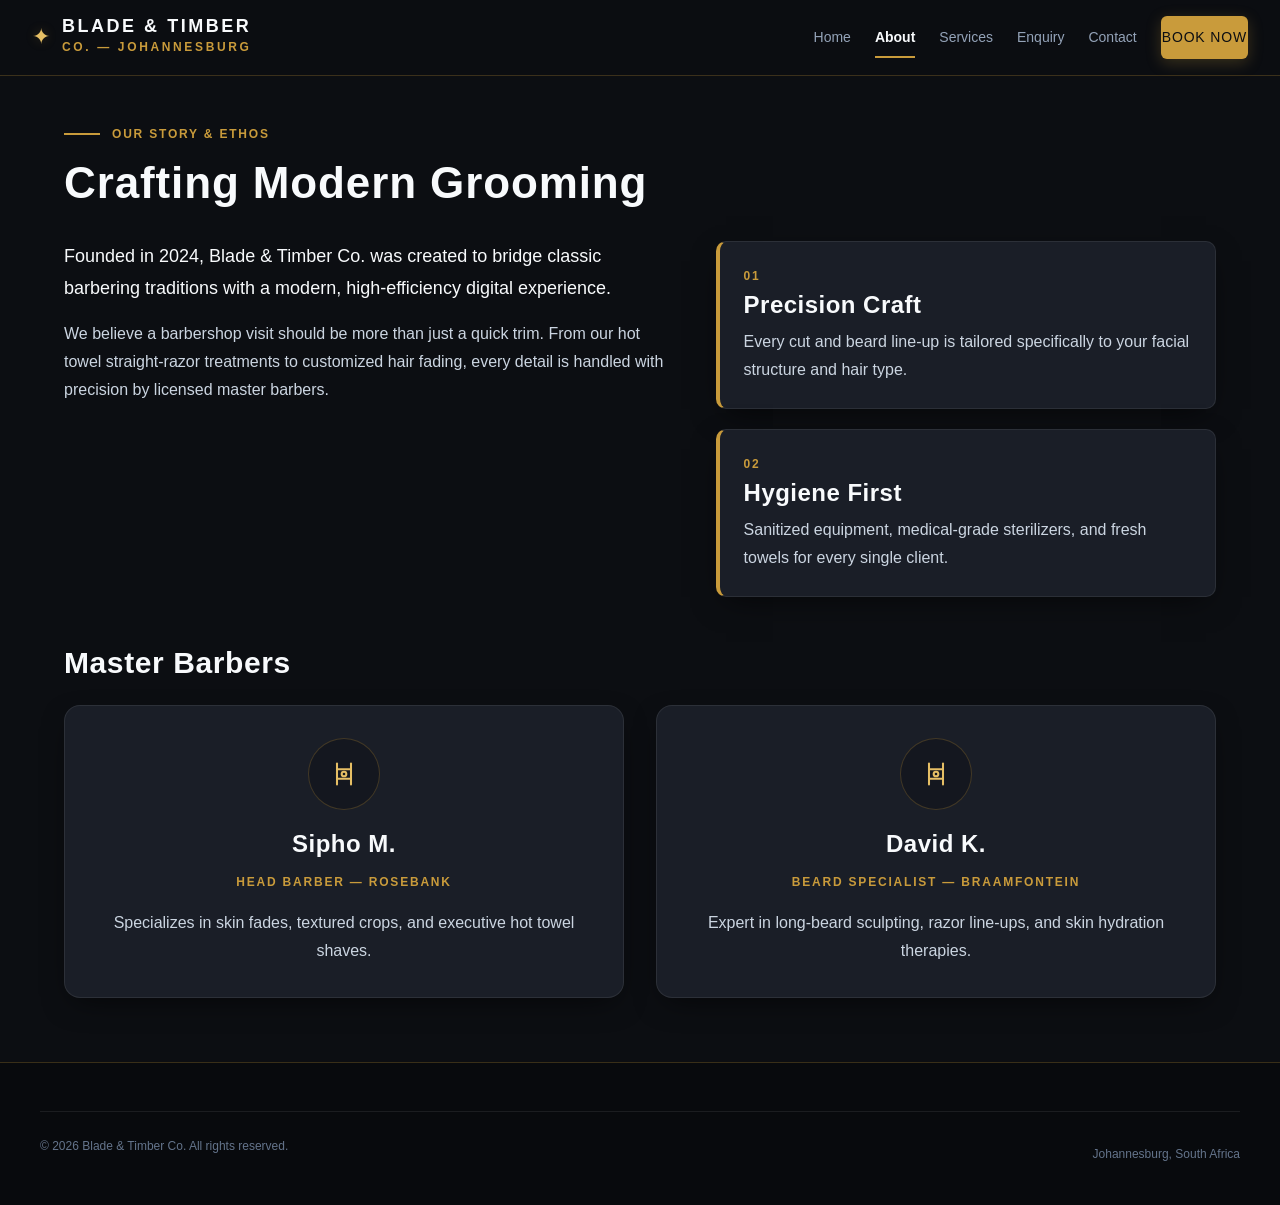
<file: about.html>
<!DOCTYPE html>
<html lang="en">
<head>
  <meta charset="UTF-8">
  <meta name="viewport" content="width=device-width, initial-scale=1.0">
  <title>About Us | Artisan Barbershop Heritage | Blade & Timber Co.</title>
  <meta name="description" content="Discover the story and ethos of Blade & Timber Co. Founded to blend time-honored traditional barbering with modern digital convenience across Johannesburg.">
  <meta name="robots" content="index, follow">
  <link rel="stylesheet" href="css/styles.css">
</head>
<body>

  <!-- Header / Navbar -->
  <header class="site-header">
    <div class="brand-container">
      <div class="logo-icon">✦</div>
      <div class="brand-text">
        <span class="brand-title">BLADE & TIMBER</span>
        <span>CO. — JOHANNESBURG</span>
      </div>
    </div>

    <!-- Mobile Nav Toggle Hamburger Button -->
    <button id="nav-toggle" class="nav-toggle" aria-label="Toggle navigation" aria-expanded="false">
      <span class="hamburger-bar"></span>
      <span class="hamburger-bar"></span>
      <span class="hamburger-bar"></span>
    </button>

    <nav>
      <ul class="nav-links">
        <li><a href="index.html">Home</a></li>
        <li><a href="about.html" class="active">About</a></li>
        <li><a href="services.html">Services</a></li>
        <li><a href="enquiry.html">Enquiry</a></li>
        <li><a href="contact.html">Contact</a></li>
        <li><a href="enquiry.html" class="btn-book">Book Now</a></li>
      </ul>
    </nav>
  </header>

  <!-- Main Content -->
  <main>
    <section class="about-section">
      <div class="subtitle-container">
        <div class="subtitle-line"></div>
        <span class="subtitle-text">Our Story & Ethos</span>
      </div>

      <h1 class="section-title">Crafting Modern Grooming</h1>

      <div class="about-hero-grid">
        <div class="about-text-block">
          <p class="lead-text">
            Founded in 2024, Blade & Timber Co. was created to bridge classic barbering traditions with a modern, high-efficiency digital experience.
          </p>
          <p>
            We believe a barbershop visit should be more than just a quick trim. From our hot towel straight-razor treatments to customized hair fading, every detail is handled with precision by licensed master barbers.
          </p>
        </div>

        <div class="values-card-grid">
          <div class="value-card">
            <div class="value-number">01</div>
            <h3>Precision Craft</h3>
            <p>Every cut and beard line-up is tailored specifically to your facial structure and hair type.</p>
          </div>
          <div class="value-card">
            <div class="value-number">02</div>
            <h3>Hygiene First</h3>
            <p>Sanitized equipment, medical-grade sterilizers, and fresh towels for every single client.</p>
          </div>
        </div>
      </div>

      <!-- Barber Team Section -->
      <div class="team-section">
        <h2 class="sub-heading">Master Barbers</h2>
        <div class="team-grid">
          
          <div class="team-card">
            <div class="team-avatar">
              <svg width="28" height="28" viewBox="0 0 24 24" fill="none" stroke="currentColor" stroke-width="1.75" stroke-linecap="round" stroke-linejoin="round">
                <path d="M6 3v18"></path>
                <path d="M18 3v18"></path>
                <path d="M6 8h12"></path>
                <path d="M6 16h12"></path>
                <circle cx="12" cy="12" r="2"></circle>
              </svg>
            </div>
            <h3>Sipho M.</h3>
            <span class="team-role">Head Barber — Rosebank</span>
            <p>Specializes in skin fades, textured crops, and executive hot towel shaves.</p>
          </div>

          <div class="team-card">
            <div class="team-avatar">
              <svg width="28" height="28" viewBox="0 0 24 24" fill="none" stroke="currentColor" stroke-width="1.75" stroke-linecap="round" stroke-linejoin="round">
                <path d="M6 3v18"></path>
                <path d="M18 3v18"></path>
                <path d="M6 8h12"></path>
                <path d="M6 16h12"></path>
                <circle cx="12" cy="12" r="2"></circle>
              </svg>
            </div>
            <h3>David K.</h3>
            <span class="team-role">Beard Specialist — Braamfontein</span>
            <p>Expert in long-beard sculpting, razor line-ups, and skin hydration therapies.</p>
          </div>

        </div>
      </div>
    </section>
  </main>

  <!-- Footer -->
  <footer class="site-footer">
    <div class="footer-container">
      <p>&copy; 2026 Blade & Timber Co. All rights reserved.</p>
      <p>Johannesburg, South Africa</p>
    </div>
  </footer>

  <script src="js/main.js"></script>
</body>
</html>

<!-- made by Yamkelo -->
</file>
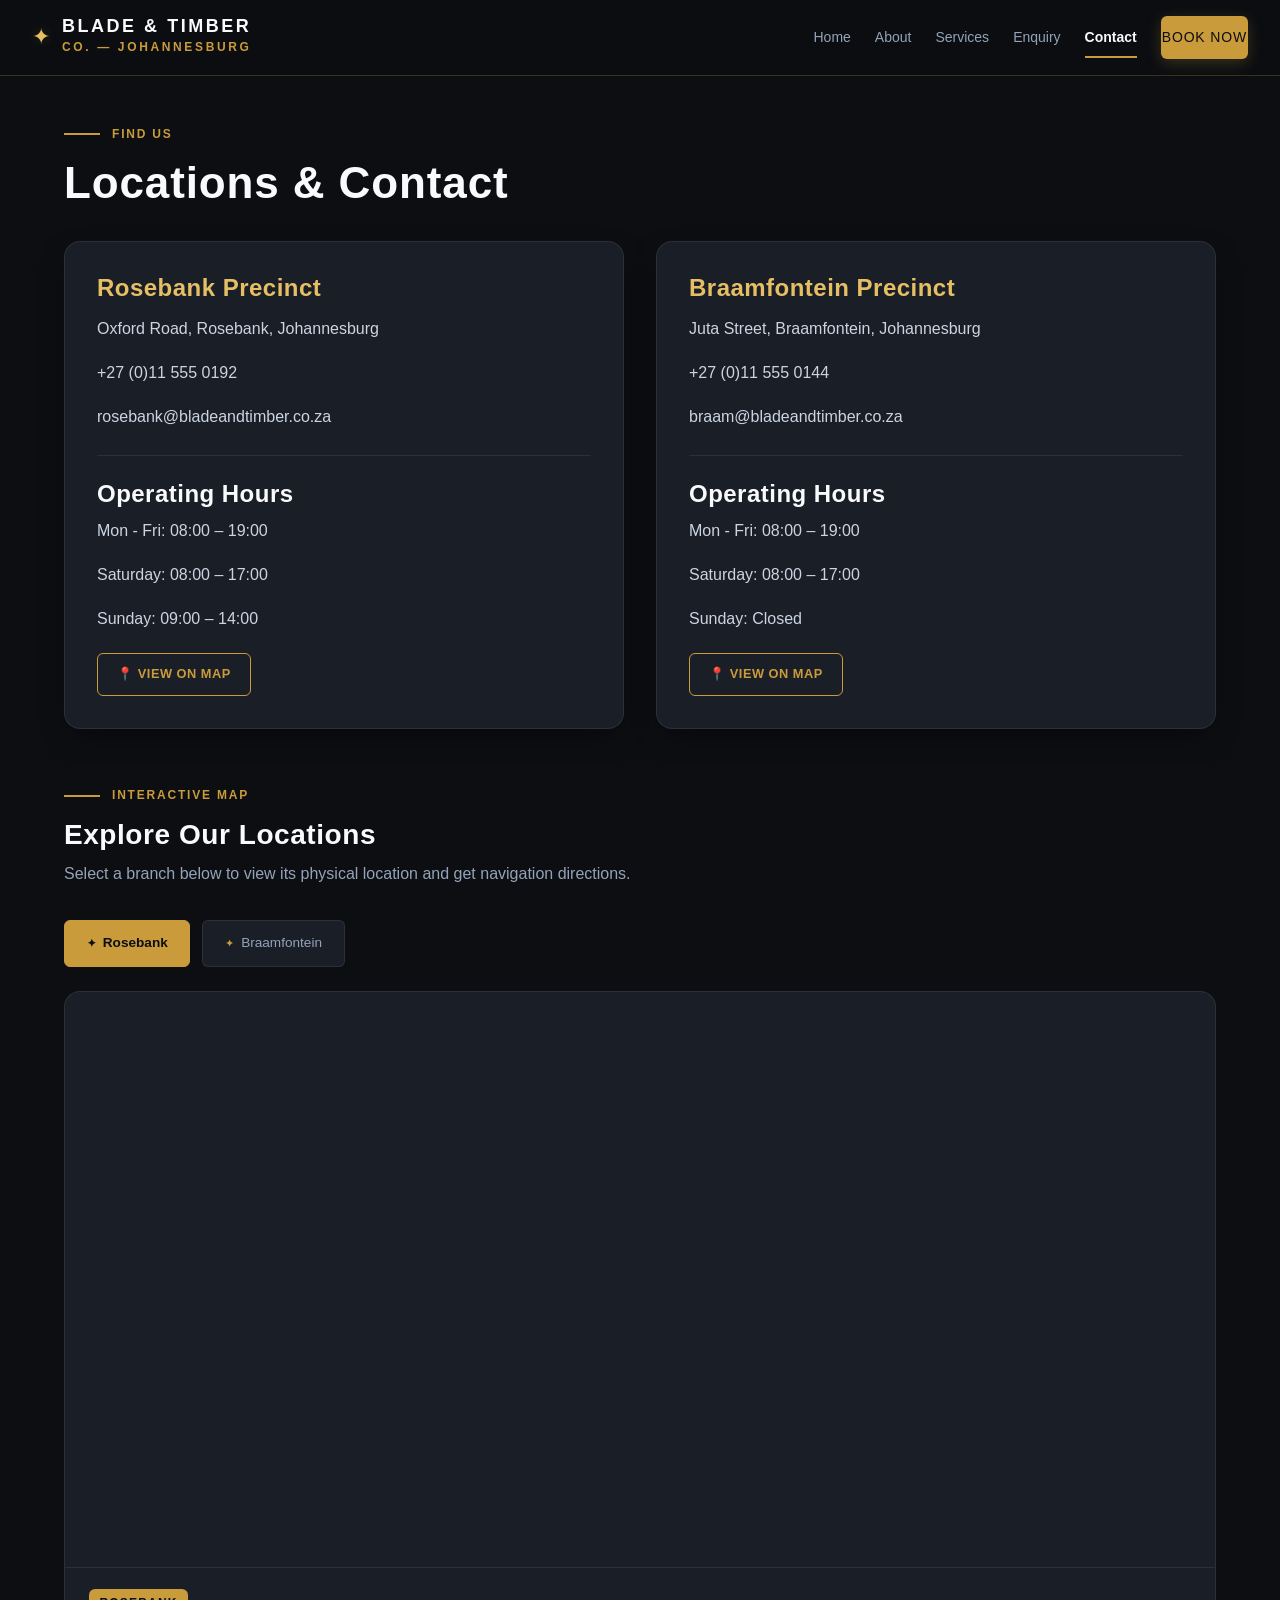
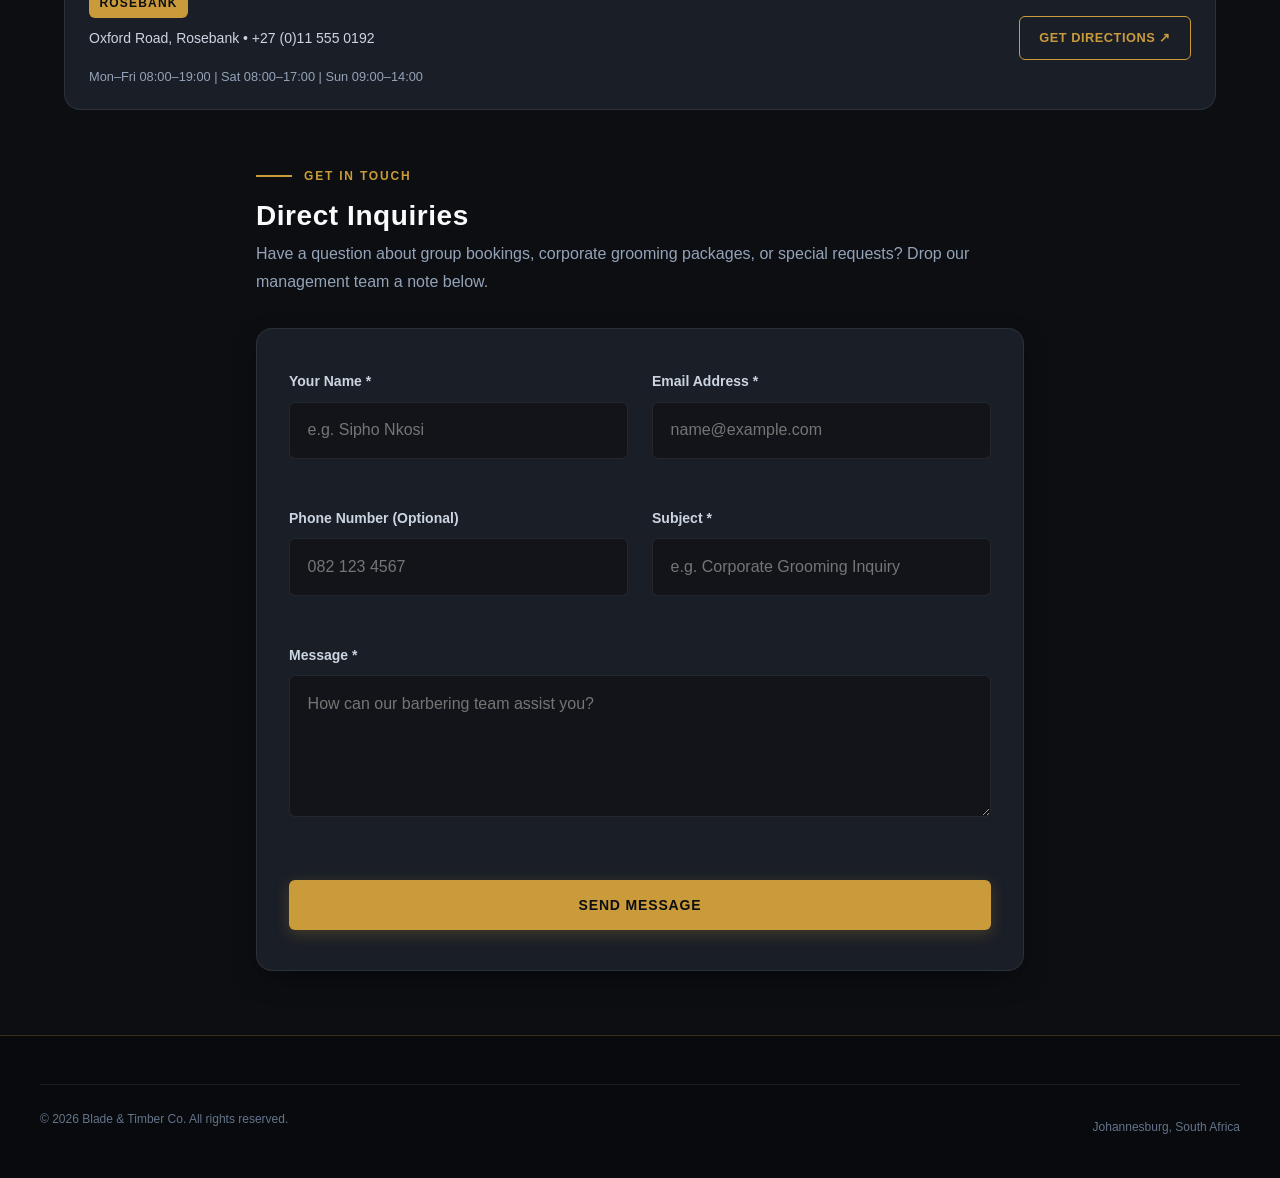
<file: contact.html>
<!DOCTYPE html>
<html lang="en">
<head>
  <meta charset="UTF-8">
  <meta name="viewport" content="width=device-width, initial-scale=1.0">
  <title>Contact & Locations | Rosebank & Braamfontein Branches | Blade & Timber Co.</title>
  <meta name="description" content="Find Blade & Timber Co. barbershop branches on Oxford Road, Rosebank and Juta Street, Braamfontein. View operating hours, phone numbers, and send inquiries.">
  <meta name="robots" content="index, follow">
  <link rel="stylesheet" href="css/styles.css">
</head>
<body>

  <!-- Header / Navbar -->
  <header class="site-header">
    <div class="brand-container">
      <div class="logo-icon">✦</div>
      <div class="brand-text">
        <span class="brand-title">BLADE & TIMBER</span>
        <span>CO. — JOHANNESBURG</span>
      </div>
    </div>

    <!-- Mobile Nav Toggle Hamburger Button -->
    <button id="nav-toggle" class="nav-toggle" aria-label="Toggle navigation" aria-expanded="false">
      <span class="hamburger-bar"></span>
      <span class="hamburger-bar"></span>
      <span class="hamburger-bar"></span>
    </button>

    <nav>
      <ul class="nav-links">
        <li><a href="index.html">Home</a></li>
        <li><a href="about.html">About</a></li>
        <li><a href="services.html">Services</a></li>
        <li><a href="enquiry.html">Enquiry</a></li>
        <li><a href="contact.html" class="active">Contact</a></li>
        <li><a href="enquiry.html" class="btn-book">Book Now</a></li>
      </ul>
    </nav>
  </header>

  <!-- Main Content -->
  <main>
    <section class="contact-section">
      <div class="subtitle-container">
        <div class="subtitle-line"></div>
        <span class="subtitle-text">Find Us</span>
      </div>

      <h1 class="section-title">Locations & Contact</h1>

      <!-- Dual Branch Grid -->
      <div class="branches-grid">
        
        <!-- Branch 1: Rosebank -->
        <article class="branch-card">
          <div class="branch-info">
            <h2 class="branch-title">Rosebank Precinct</h2>
            <p class="branch-address">Oxford Road, Rosebank, Johannesburg</p>
            <p class="branch-detail">+27 (0)11 555 0192</p>
            <p class="branch-detail">rosebank@bladeandtimber.co.za</p>
            
            <div class="hours-box">
              <h3>Operating Hours</h3>
              <p><span>Mon - Fri:</span> 08:00 – 19:00</p>
              <p><span>Saturday:</span> 08:00 – 17:00</p>
              <p><span>Sunday:</span> 09:00 – 14:00</p>
            </div>

            <button type="button" class="btn-locate-branch" data-branch-target="rosebank" aria-controls="branch-map-section">
              📍 View on Map
            </button>
          </div>
        </article>

        <!-- Branch 2: Braamfontein -->
        <article class="branch-card">
          <div class="branch-info">
            <h2 class="branch-title">Braamfontein Precinct</h2>
            <p class="branch-address">Juta Street, Braamfontein, Johannesburg</p>
            <p class="branch-detail">+27 (0)11 555 0144</p>
            <p class="branch-detail">braam@bladeandtimber.co.za</p>
            
            <div class="hours-box">
              <h3>Operating Hours</h3>
              <p><span>Mon - Fri:</span> 08:00 – 19:00</p>
              <p><span>Saturday:</span> 08:00 – 17:00</p>
              <p><span>Sunday:</span> Closed</p>
            </div>

            <button type="button" class="btn-locate-branch" data-branch-target="braamfontein" aria-controls="branch-map-section">
              📍 View on Map
            </button>
          </div>
        </article>

      </div>

      <!-- Interactive Branch Map Section -->
      <section class="map-section" id="branch-map-section" aria-labelledby="map-heading">
        <div class="subtitle-container">
          <div class="subtitle-line"></div>
          <span class="subtitle-text">Interactive Map</span>
        </div>

        <h2 id="map-heading" class="map-section-title">Explore Our Locations</h2>
        <p class="map-intro">Select a branch below to view its physical location and get navigation directions.</p>

        <!-- Branch Selector Tabs -->
        <div class="map-tab-container" role="tablist" aria-label="Branch map selector">
          <button type="button" class="map-tab-btn active" role="tab" id="tab-rosebank" aria-selected="true" aria-controls="map-panel-rosebank" data-branch="rosebank">
            <span class="tab-marker">✦</span> Rosebank
          </button>
          <button type="button" class="map-tab-btn" role="tab" id="tab-braamfontein" aria-selected="false" aria-controls="map-panel-braamfontein" data-branch="braamfontein">
            <span class="tab-marker">✦</span> Braamfontein
          </button>
        </div>

        <!-- Map Container Card -->
        <div class="map-wrapper-card">
          <!-- Rosebank Map Panel -->
          <div class="map-panel active" id="map-panel-rosebank" role="tabpanel" aria-labelledby="tab-rosebank">
            <div class="map-iframe-container">
              <iframe
                title="Google Maps — Blade &amp; Timber Co. Rosebank on Oxford Road"
                src="https://maps.google.com/maps?q=Oxford+Road,+Rosebank,+Johannesburg&t=&z=15&ie=UTF8&iwloc=&output=embed"
                loading="lazy"
                allowfullscreen
                referrerpolicy="no-referrer-when-downgrade">
              </iframe>
            </div>
            <div class="map-card-footer">
              <div class="map-footer-details">
                <span class="map-footer-badge">Rosebank</span>
                <p class="map-footer-address">Oxford Road, Rosebank &bull; +27 (0)11 555 0192</p>
                <p class="map-footer-hours">Mon–Fri 08:00–19:00 | Sat 08:00–17:00 | Sun 09:00–14:00</p>
              </div>
              <a href="https://maps.google.com/?q=Oxford+Road,+Rosebank,+Johannesburg" target="_blank" rel="noopener noreferrer" class="btn-directions">
                Get Directions &#8599;
              </a>
            </div>
          </div>

          <!-- Braamfontein Map Panel -->
          <div class="map-panel" id="map-panel-braamfontein" role="tabpanel" aria-labelledby="tab-braamfontein" hidden>
            <div class="map-iframe-container">
              <iframe
                title="Google Maps — Blade &amp; Timber Co. Braamfontein on Juta Street"
                src="https://maps.google.com/maps?q=Juta+Street,+Braamfontein,+Johannesburg&t=&z=15&ie=UTF8&iwloc=&output=embed"
                loading="lazy"
                allowfullscreen
                referrerpolicy="no-referrer-when-downgrade">
              </iframe>
            </div>
            <div class="map-card-footer">
              <div class="map-footer-details">
                <span class="map-footer-badge">Braamfontein</span>
                <p class="map-footer-address">Juta Street, Braamfontein &bull; +27 (0)11 555 0144</p>
                <p class="map-footer-hours">Mon–Fri 08:00–19:00 | Sat 08:00–17:00 | Sun Closed</p>
              </div>
              <a href="https://maps.google.com/?q=Juta+Street,+Braamfontein,+Johannesburg" target="_blank" rel="noopener noreferrer" class="btn-directions">
                Get Directions &#8599;
              </a>
            </div>
          </div>
        </div>
      </section>

      <!-- Contact Message Form Section -->
      <section class="form-section" style="margin-top: 3.5rem;">
        <div class="subtitle-container">
          <div class="subtitle-line"></div>
          <span class="subtitle-text">Get In Touch</span>
        </div>

        <h2 style="font-size: 1.75rem; color: var(--text); margin-bottom: 0.5rem; font-family: var(--font-head);">Direct Inquiries</h2>
        <p style="color: var(--text-muted); margin-bottom: 2rem;">Have a question about group bookings, corporate grooming packages, or special requests? Drop our management team a note below.</p>

        <form action="#" method="post" class="enquiry-form" novalidate>
          <div class="form-row">
            <div class="form-group">
              <label for="contactName">Your Name *</label>
              <input type="text" id="contactName" name="contactName" placeholder="e.g. Sipho Nkosi" required>
              <span class="error-msg" id="contactName-error"></span>
            </div>
            <div class="form-group">
              <label for="contactEmail">Email Address *</label>
              <input type="email" id="contactEmail" name="contactEmail" placeholder="name@example.com" required>
              <span class="error-msg" id="contactEmail-error"></span>
            </div>
          </div>

          <div class="form-row">
            <div class="form-group">
              <label for="contactPhone">Phone Number (Optional)</label>
              <input type="tel" id="contactPhone" name="contactPhone" placeholder="082 123 4567">
              <span class="error-msg" id="contactPhone-error"></span>
            </div>
            <div class="form-group">
              <label for="contactSubject">Subject *</label>
              <input type="text" id="contactSubject" name="contactSubject" placeholder="e.g. Corporate Grooming Inquiry" required>
              <span class="error-msg" id="contactSubject-error"></span>
            </div>
          </div>

          <div class="form-group">
            <label for="contactMessage">Message *</label>
            <textarea id="contactMessage" name="contactMessage" rows="4" placeholder="How can our barbering team assist you?" required></textarea>
            <span class="error-msg" id="contactMessage-error"></span>
          </div>

          <button type="submit" class="btn-book" style="width: 100%; text-align: center; margin-top: 1rem;">Send Message</button>
        </form>
      </section>

    </section>
  </main>

  <!-- Footer -->
  <footer class="site-footer">
    <div class="footer-container">
      <p>&copy; 2026 Blade & Timber Co. All rights reserved.</p>
      <p>Johannesburg, South Africa</p>
    </div>
  </footer>

  <script src="js/main.js"></script>
</body>
</html>

<!-- made by Yamkelo -->
</file>
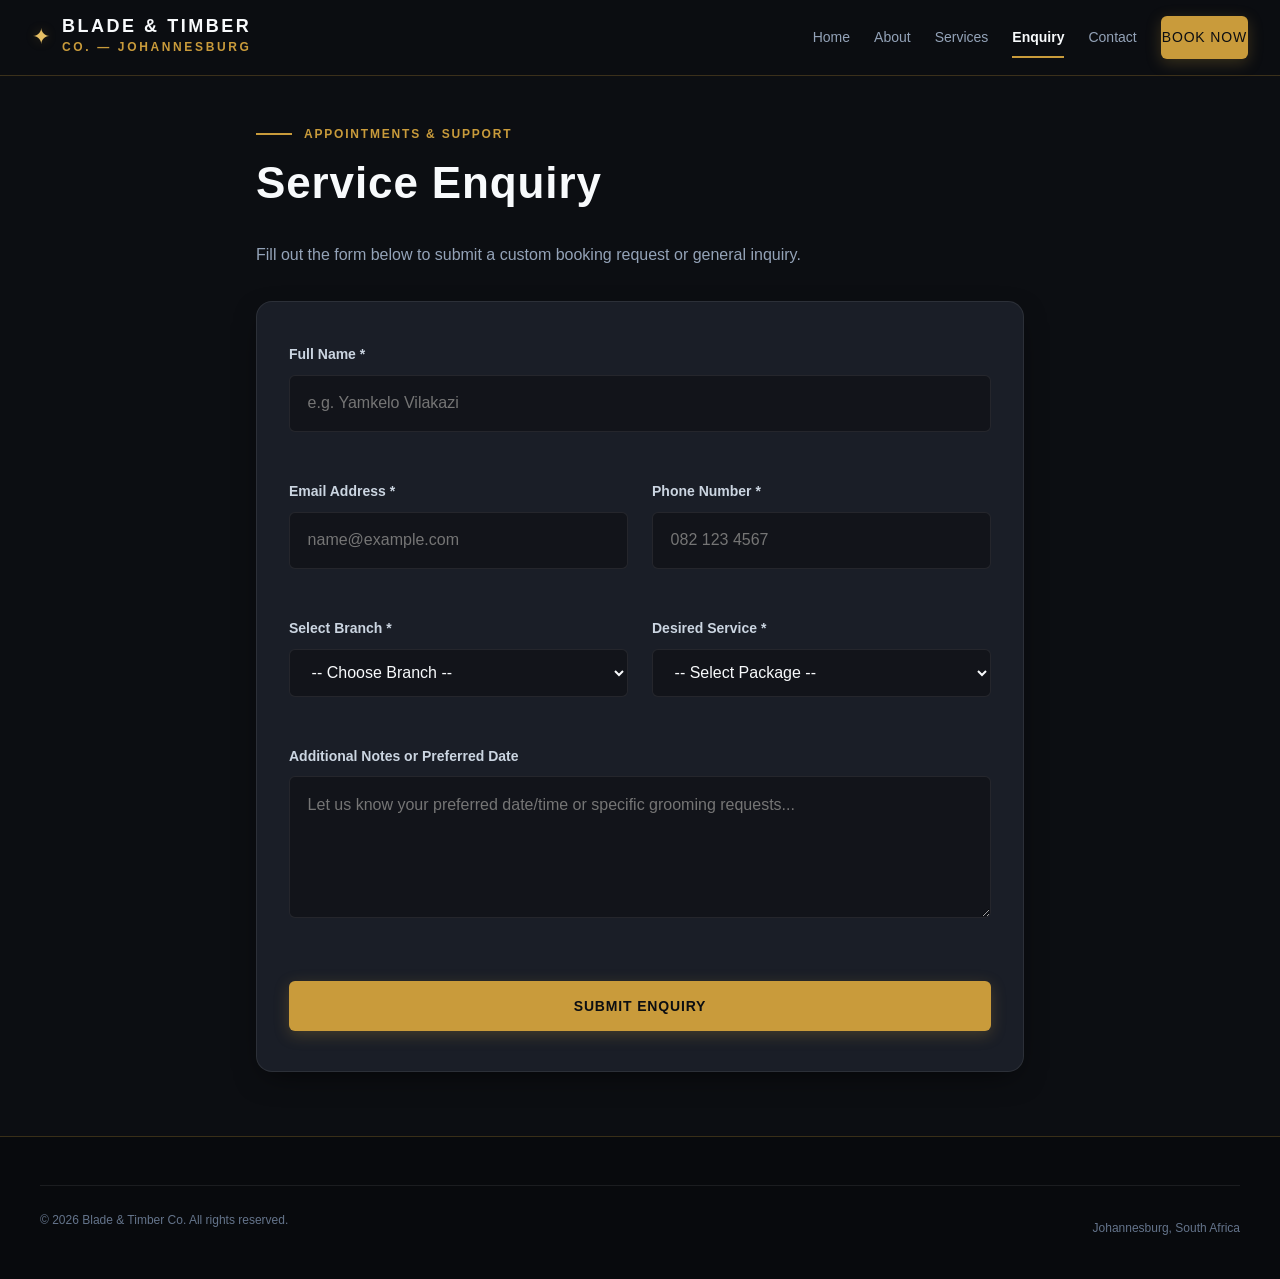
<file: enquiry.html>
<!DOCTYPE html>
<html lang="en">
<head>
  <meta charset="UTF-8">
  <meta name="viewport" content="width=device-width, initial-scale=1.0">
  <title>Service Enquiry & Booking | Rosebank & Braamfontein | Blade & Timber Co.</title>
  <meta name="description" content="Submit a booking enquiry for precision haircutting, beard grooming, or executive treatments at Blade & Timber Co. in Rosebank or Braamfontein.">
  <meta name="robots" content="index, follow">
  <link rel="stylesheet" href="css/styles.css">
</head>
<body>

  <!-- Header / Navbar -->
  <header class="site-header">
    <div class="brand-container">
      <div class="logo-icon">✦</div>
      <div class="brand-text">
        <span class="brand-title">BLADE & TIMBER</span>
        <span>CO. — JOHANNESBURG</span>
      </div>
    </div>

    <!-- Mobile Nav Toggle Hamburger Button -->
    <button id="nav-toggle" class="nav-toggle" aria-label="Toggle navigation" aria-expanded="false">
      <span class="hamburger-bar"></span>
      <span class="hamburger-bar"></span>
      <span class="hamburger-bar"></span>
    </button>

    <nav>
      <ul class="nav-links">
        <li><a href="index.html">Home</a></li>
        <li><a href="about.html">About</a></li>
        <li><a href="services.html">Services</a></li>
        <li><a href="enquiry.html" class="active">Enquiry</a></li>
        <li><a href="contact.html">Contact</a></li>
        <li><a href="enquiry.html" class="btn-book">Book Now</a></li>
      </ul>
    </nav>
  </header>

  <!-- Main Content -->
  <main>
    <section class="form-section">
      <div class="subtitle-container">
        <div class="subtitle-line"></div>
        <span class="subtitle-text">Appointments & Support</span>
      </div>

      <h1 class="section-title">Service Enquiry</h1>
      <p style="color: var(--text-muted); margin-bottom: 2rem;">Fill out the form below to submit a custom booking request or general inquiry.</p>

      <form action="#" method="post" class="enquiry-form" novalidate>
        
        <!-- Full Name -->
        <div class="form-group">
          <label for="fullName">Full Name *</label>
          <input type="text" id="fullName" name="fullName" placeholder="e.g. Yamkelo Vilakazi" required>
          <span class="error-msg" id="fullName-error"></span>
        </div>

        <!-- Contact Email & Phone -->
        <div class="form-row">
          <div class="form-group">
            <label for="email">Email Address *</label>
            <input type="email" id="email" name="email" placeholder="name@example.com" required>
            <span class="error-msg" id="email-error"></span>
          </div>
          <div class="form-group">
            <label for="phone">Phone Number *</label>
            <input type="tel" id="phone" name="phone" placeholder="082 123 4567" required>
            <span class="error-msg" id="phone-error"></span>
          </div>
        </div>

        <!-- Preferred Branch & Service -->
        <div class="form-row">
          <div class="form-group">
            <label for="branch">Select Branch *</label>
            <select id="branch" name="branch" required>
              <option value="">-- Choose Branch --</option>
              <option value="rosebank">Rosebank Precinct</option>
              <option value="braamfontein">Braamfontein Precinct</option>
            </select>
            <span class="error-msg" id="branch-error"></span>
          </div>
          <div class="form-group">
            <label for="service">Desired Service *</label>
            <select id="service" name="service" required>
              <option value="">-- Select Package --</option>
              <option value="haircut">Haircut & Styling (R220)</option>
              <option value="skin-fade">Skin Fade & Edge-Up (R200)</option>
              <option value="beard">Beard Trim & Sculpt (R150)</option>
              <option value="shave">Hot Towel Shave (R180)</option>
              <option value="executive">The Full Executive (R340)</option>
              <option value="ritual">The Gentleman's Ritual (R420)</option>
            </select>
            <span class="error-msg" id="service-error"></span>
          </div>
        </div>

        <!-- Additional Notes / Message -->
        <div class="form-group">
          <label for="message">Additional Notes or Preferred Date</label>
          <textarea id="message" name="message" rows="4" placeholder="Let us know your preferred date/time or specific grooming requests..."></textarea>
          <span class="error-msg" id="message-error"></span>
        </div>

        <!-- Submit Button -->
        <button type="submit" class="btn-book" style="width: 100%; text-align: center; margin-top: 1rem;">Submit Enquiry</button>
      </form>
    </section>
  </main>

  <!-- Footer -->
  <footer class="site-footer">
    <div class="footer-container">
      <p>&copy; 2026 Blade & Timber Co. All rights reserved.</p>
      <p>Johannesburg, South Africa</p>
    </div>
  </footer>

  <script src="js/main.js"></script>
</body>
</html>

<!-- made by Yamkelo -->
</file>
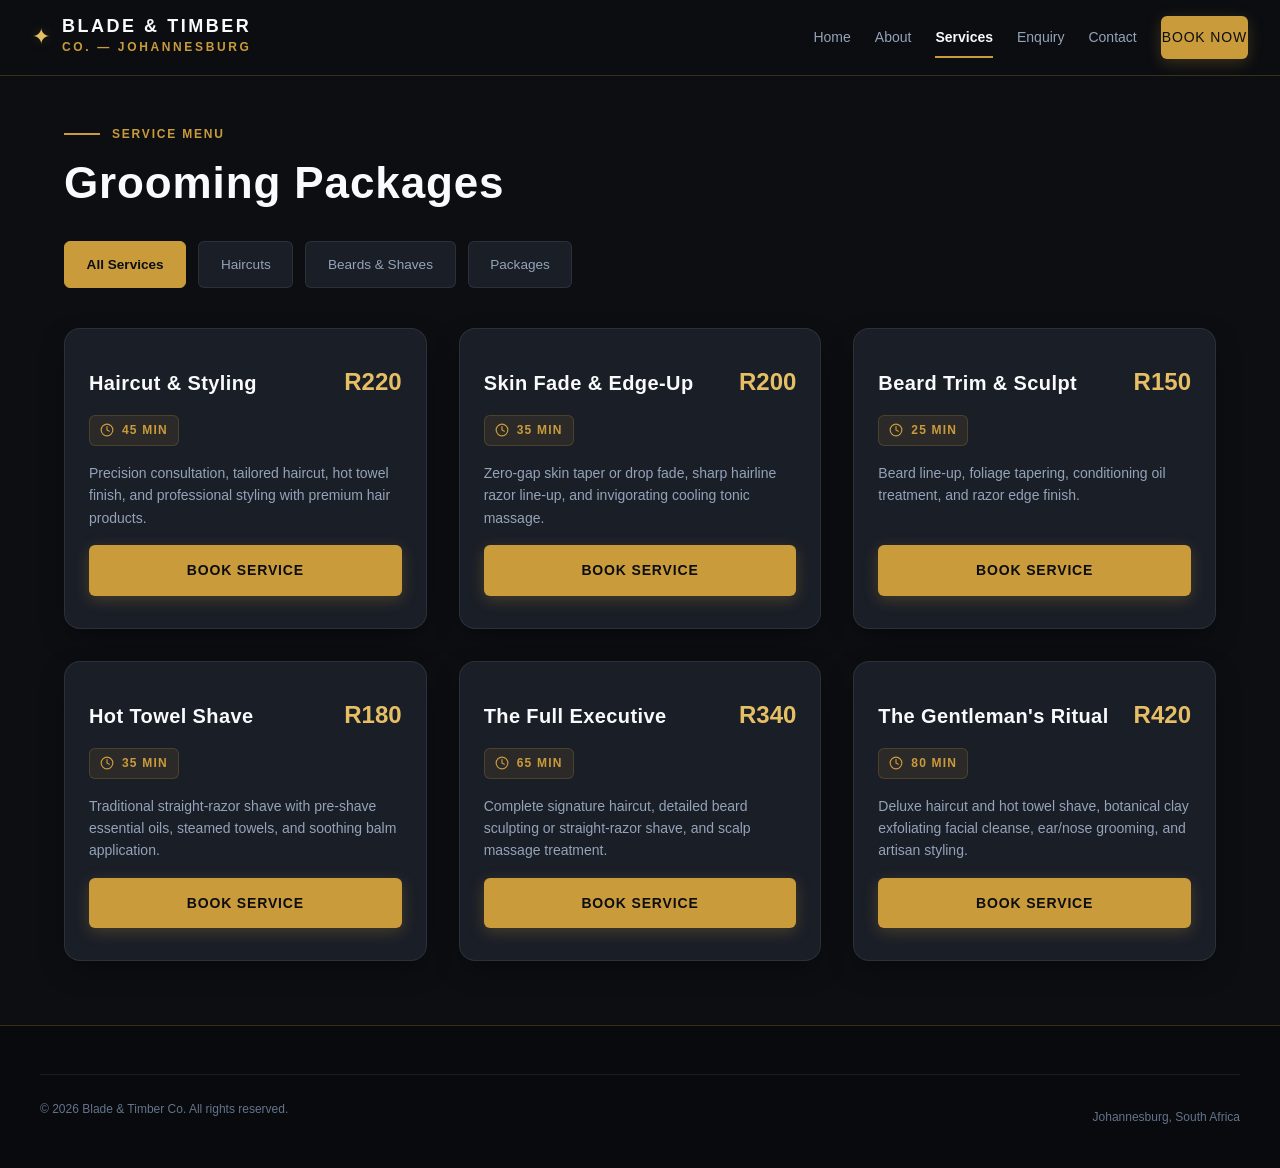
<file: services.html>
<!DOCTYPE html>
<html lang="en">
<head>
  <meta charset="UTF-8">
  <meta name="viewport" content="width=device-width, initial-scale=1.0">
  <title>Services & Pricing | Cuts, Shaves & Beard Grooming | Blade & Timber Co.</title>
  <meta name="description" content="Explore Blade & Timber Co. grooming packages and transparent pricing in ZAR. Precision haircuts, beard sculpting, hot towel shaves, and executive packages in Johannesburg.">
  <meta name="robots" content="index, follow">
  <link rel="stylesheet" href="css/styles.css">
</head>
<body>

  <!-- Header / Navbar -->
  <header class="site-header">
    <div class="brand-container">
      <div class="logo-icon">✦</div>
      <div class="brand-text">
        <span class="brand-title">BLADE & TIMBER</span>
        <span>CO. — JOHANNESBURG</span>
      </div>
    </div>

    <!-- Mobile Nav Toggle Hamburger Button -->
    <button id="nav-toggle" class="nav-toggle" aria-label="Toggle navigation" aria-expanded="false">
      <span class="hamburger-bar"></span>
      <span class="hamburger-bar"></span>
      <span class="hamburger-bar"></span>
    </button>

    <nav>
      <ul class="nav-links">
        <li><a href="index.html">Home</a></li>
        <li><a href="about.html">About</a></li>
        <li><a href="services.html" class="active">Services</a></li>
        <li><a href="enquiry.html">Enquiry</a></li>
        <li><a href="contact.html">Contact</a></li>
        <li><a href="enquiry.html" class="btn-book">Book Now</a></li>
      </ul>
    </nav>
  </header>

  <!-- Main Content -->
  <main>
    <section class="services-section">
      <div class="subtitle-container">
        <div class="subtitle-line"></div>
        <span class="subtitle-text">Service Menu</span>
      </div>

      <h1 class="section-title">Grooming Packages</h1>

      <!-- Interactive Service Filter Bar -->
      <div id="service-filter-bar" class="filter-bar">
        <button type="button" class="filter-btn active" data-filter="all">All Services</button>
        <button type="button" class="filter-btn" data-filter="haircuts">Haircuts</button>
        <button type="button" class="filter-btn" data-filter="beards">Beards & Shaves</button>
        <button type="button" class="filter-btn" data-filter="packages">Packages</button>
      </div>

      <div class="services-grid">
        
        <!-- Card 1: Haircuts -->
        <article class="service-card" data-category="haircuts">
          <div>
            <div class="service-header">
              <h2 class="service-title">Haircut & Styling</h2>
              <span class="service-price">R220</span>
            </div>
            <div class="service-duration">
              <svg width="14" height="14" viewBox="0 0 24 24" fill="none" stroke="currentColor" stroke-width="2" stroke-linecap="round" stroke-linejoin="round"><circle cx="12" cy="12" r="10"></circle><polyline points="12 6 12 12 16 14"></polyline></svg>
              <span>45 MIN</span>
            </div>
            <p class="service-description">
              Precision consultation, tailored haircut, hot towel finish, and professional styling with premium hair products.
            </p>
          </div>
          <div class="service-footer">
            <a href="enquiry.html" class="btn-select">Book Service</a>
          </div>
        </article>

        <!-- Card 2: Haircuts -->
        <article class="service-card" data-category="haircuts">
          <div>
            <div class="service-header">
              <h2 class="service-title">Skin Fade & Edge-Up</h2>
              <span class="service-price">R200</span>
            </div>
            <div class="service-duration">
              <svg width="14" height="14" viewBox="0 0 24 24" fill="none" stroke="currentColor" stroke-width="2" stroke-linecap="round" stroke-linejoin="round"><circle cx="12" cy="12" r="10"></circle><polyline points="12 6 12 12 16 14"></polyline></svg>
              <span>35 MIN</span>
            </div>
            <p class="service-description">
              Zero-gap skin taper or drop fade, sharp hairline razor line-up, and invigorating cooling tonic massage.
            </p>
          </div>
          <div class="service-footer">
            <a href="enquiry.html" class="btn-select">Book Service</a>
          </div>
        </article>

        <!-- Card 3: Beards -->
        <article class="service-card" data-category="beards">
          <div>
            <div class="service-header">
              <h2 class="service-title">Beard Trim & Sculpt</h2>
              <span class="service-price">R150</span>
            </div>
            <div class="service-duration">
              <svg width="14" height="14" viewBox="0 0 24 24" fill="none" stroke="currentColor" stroke-width="2" stroke-linecap="round" stroke-linejoin="round"><circle cx="12" cy="12" r="10"></circle><polyline points="12 6 12 12 16 14"></polyline></svg>
              <span>25 MIN</span>
            </div>
            <p class="service-description">
              Beard line-up, foliage tapering, conditioning oil treatment, and razor edge finish.
            </p>
          </div>
          <div class="service-footer">
            <a href="enquiry.html" class="btn-select">Book Service</a>
          </div>
        </article>

        <!-- Card 4: Beards -->
        <article class="service-card" data-category="beards">
          <div>
            <div class="service-header">
              <h2 class="service-title">Hot Towel Shave</h2>
              <span class="service-price">R180</span>
            </div>
            <div class="service-duration">
              <svg width="14" height="14" viewBox="0 0 24 24" fill="none" stroke="currentColor" stroke-width="2" stroke-linecap="round" stroke-linejoin="round"><circle cx="12" cy="12" r="10"></circle><polyline points="12 6 12 12 16 14"></polyline></svg>
              <span>35 MIN</span>
            </div>
            <p class="service-description">
              Traditional straight-razor shave with pre-shave essential oils, steamed towels, and soothing balm application.
            </p>
          </div>
          <div class="service-footer">
            <a href="enquiry.html" class="btn-select">Book Service</a>
          </div>
        </article>

        <!-- Card 5: Packages -->
        <article class="service-card" data-category="packages">
          <div>
            <div class="service-header">
              <h2 class="service-title">The Full Executive</h2>
              <span class="service-price">R340</span>
            </div>
            <div class="service-duration">
              <svg width="14" height="14" viewBox="0 0 24 24" fill="none" stroke="currentColor" stroke-width="2" stroke-linecap="round" stroke-linejoin="round"><circle cx="12" cy="12" r="10"></circle><polyline points="12 6 12 12 16 14"></polyline></svg>
              <span>65 MIN</span>
            </div>
            <p class="service-description">
              Complete signature haircut, detailed beard sculpting or straight-razor shave, and scalp massage treatment.
            </p>
          </div>
          <div class="service-footer">
            <a href="enquiry.html" class="btn-select">Book Service</a>
          </div>
        </article>

        <!-- Card 6: Packages -->
        <article class="service-card" data-category="packages">
          <div>
            <div class="service-header">
              <h2 class="service-title">The Gentleman's Ritual</h2>
              <span class="service-price">R420</span>
            </div>
            <div class="service-duration">
              <svg width="14" height="14" viewBox="0 0 24 24" fill="none" stroke="currentColor" stroke-width="2" stroke-linecap="round" stroke-linejoin="round"><circle cx="12" cy="12" r="10"></circle><polyline points="12 6 12 12 16 14"></polyline></svg>
              <span>80 MIN</span>
            </div>
            <p class="service-description">
              Deluxe haircut and hot towel shave, botanical clay exfoliating facial cleanse, ear/nose grooming, and artisan styling.
            </p>
          </div>
          <div class="service-footer">
            <a href="enquiry.html" class="btn-select">Book Service</a>
          </div>
        </article>

      </div>
    </section>
  </main>

  <!-- Footer -->
  <footer class="site-footer">
    <div class="footer-container">
      <p>&copy; 2026 Blade & Timber Co. All rights reserved.</p>
      <p>Johannesburg, South Africa</p>
    </div>
  </footer>

  <script src="js/main.js"></script>
</body>
</html>

<!-- made by Yamkelo -->
</file>
<file: css/styles.css>
/* ==========================================================================
   Blade & Timber Co. — stylesheet (condensed)
   1. Tokens   2. Reset      3. Typography  4. Header/nav  5. Buttons
   6. Layout   7. Services   8. Forms       9. About/Team
   10. Branches & footer     11. Responsive
   ========================================================================== */

/* 1. Tokens ================================================================ */
:root {
  --bg: #0c0e12;
  --bg-2: #14171f;
  --card: #1a1e27;
  --card-hover: #222733;
  --input: #12141a;
  --gold: #c99b3b;
  --gold-light: #e6bf65;
  --line: rgba(255, 255, 255, 0.08);
  --line-gold: rgba(201, 155, 59, 0.25);
  --text: #f8fafc;
  --text-2: #cbd5e1;
  --text-muted: #94a3b8;
  --text-dim: #64748b;
  --font-head: 'Poppins', 'Segoe UI', Roboto, sans-serif;
  --font-body: 'Open Sans', 'Segoe UI', Roboto, sans-serif;
  --radius: 0.625rem;
  --radius-sm: 0.375rem;
  --radius-lg: 1rem;
  --max-width: 75rem;
  --fast: 0.2s ease;
  --slow: 0.3s cubic-bezier(0.16, 1, 0.3, 1);
  --shadow: 0 0.625rem 1.875rem -0.625rem rgba(0, 0, 0, 0.65);
  --shadow-hover: 0 1rem 2.5rem -0.5rem rgba(0, 0, 0, 0.8), 0 0 1.25rem var(--line-gold);
}

/* 2. Reset ================================================================= */
*,
*::before,
*::after {
  box-sizing: border-box;
  margin: 0;
  padding: 0;
}

html {
  scroll-behavior: smooth;
  -webkit-text-size-adjust: 100%;
}

body {
  min-height: 100vh;
  display: flex;
  flex-direction: column;
  background-color: var(--bg);
  color: var(--text-2);
  font: 1rem/1.75 var(--font-body);
  -webkit-font-smoothing: antialiased;
  overflow-x: hidden;
}

img,
svg,
video {
  display: block;
  max-width: 100%;
  height: auto;
}

input,
button,
textarea,
select {
  font: inherit;
  color: inherit;
}

button {
  cursor: pointer;
  border: none;
  background: none;
}

a {
  color: inherit;
  text-decoration: none;
  transition: color var(--fast);
}

ul,
ol {
  list-style: none;
}

/* 3. Typography ============================================================ */
h1,
h2,
h3,
h4 {
  font-family: var(--font-head);
  color: var(--text);
  line-height: 1.2;
  letter-spacing: 0.02em;
  font-weight: 700;
}

h1 {
  font-size: 2.25rem;
  margin-bottom: 1rem;
}

h2 {
  font-size: 1.875rem;
  margin-bottom: 0.75rem;
}

h3 {
  font-size: 1.5rem;
  margin-bottom: 0.5rem;
}

h4 {
  font-size: 1.25rem;
  margin-bottom: 0.5rem;
}

p {
  margin-bottom: 1rem;
}

p:last-child {
  margin-bottom: 0;
}

strong {
  color: var(--text);
  font-weight: 600;
}

.gold-text {
  color: var(--gold-light);
}

.subtitle-container {
  display: flex;
  align-items: center;
  gap: 0.75rem;
  margin-bottom: 0.75rem;
}

.subtitle-line {
  width: 2.25rem;
  height: 0.125rem;
  background: var(--gold);
}

/* small gold uppercase labels share one rule */
.subtitle-text,
.value-number,
.team-role {
  font-family: var(--font-head);
  font-size: 0.75rem;
  font-weight: 600;
  letter-spacing: 0.15em;
  text-transform: uppercase;
  color: var(--gold);
}

.value-number {
  margin-bottom: 0.25rem;
}

.team-role {
  display: inline-block;
  margin-bottom: 1rem;
}

.section-title {
  font-size: 2.75rem;
  margin-bottom: 2rem;
}

.sub-heading {
  font-size: 1.875rem;
  margin-bottom: 1.5rem;
}

/* 4. Header & navigation =================================================== */
.site-header {
  position: sticky;
  top: 0;
  z-index: 100;
  background: rgba(12, 14, 18, 0.9);
  backdrop-filter: blur(14px);
  -webkit-backdrop-filter: blur(14px);
  border-bottom: 1px solid var(--line-gold);
  padding: 1rem 2rem;
  display: flex;
  align-items: center;
  justify-content: space-between;
  gap: 1.5rem;
}

.brand-container {
  display: flex;
  align-items: center;
  gap: 0.75rem;
}

.logo-icon {
  font-size: 1.35rem;
  color: var(--gold-light);
  line-height: 1;
  text-shadow: 0 0 0.75rem var(--line-gold);
  transition: transform var(--slow);
}

.brand-container:hover .logo-icon {
  transform: rotate(15deg) scale(1.1);
}

.brand-text h1,
.brand-text .brand-title {
  font-size: 1.125rem;
  font-family: var(--font-head);
  font-weight: 700;
  letter-spacing: 0.14em;
  line-height: 1.1;
  margin: 0;
  color: var(--text);
  display: block;
}

.brand-text span {
  font-size: 0.75rem;
  letter-spacing: 0.22em;
  color: var(--gold);
  font-weight: 600;
  display: block;
}

nav,
.nav-links,
.nav-links li {
  display: flex;
  align-items: center;
}

.nav-links {
  gap: 1.5rem;
}

.nav-links a {
  font-family: var(--font-head);
  font-size: 0.875rem;
  font-weight: 500;
  color: var(--text-muted);
  position: relative;
  padding: 0.5rem 0;
}

.nav-links a:not(.btn-book)::after {
  content: '';
  position: absolute;
  bottom: 0;
  left: 0;
  width: 0;
  height: 0.125rem;
  background: var(--gold);
  transition: width var(--slow);
}

.nav-links a:not(.btn-book):hover {
  color: var(--gold-light);
}

.nav-links a:not(.btn-book):hover::after,
.nav-links a.active:not(.btn-book)::after {
  width: 100%;
}

.nav-links a.active:not(.btn-book) {
  color: var(--text);
  font-weight: 600;
}

/* 5. Buttons =============================================================== */
.btn-book,
.btn-select,
.btn-submit,
.btn-secondary {
  display: inline-flex;
  align-items: center;
  justify-content: center;
  text-align: center;
  font-family: var(--font-head);
  font-size: 0.875rem;
  font-weight: 700;
  letter-spacing: 0.06em;
  text-transform: uppercase;
  padding: 0.75rem 1.5rem;
  border-radius: var(--radius-sm);
  border: 1px solid transparent;
  transition: all var(--fast);
}

.btn-book,
.btn-select,
.btn-submit {
  background: var(--gold);
  color: #0c0e12 !important;
  box-shadow: 0 0.25rem 0.9375rem rgba(201, 155, 59, 0.25);
}

.btn-book:hover,
.btn-select:hover,
.btn-submit:hover {
  background: var(--gold-light);
  transform: translateY(-0.125rem);
  box-shadow: 0 0.375rem 1.25rem rgba(201, 155, 59, 0.45);
}

.btn-secondary {
  background: transparent;
  color: var(--text) !important;
  border-color: var(--line-gold);
  text-transform: none;
  font-weight: 600;
}

.btn-secondary:hover {
  background: rgba(201, 155, 59, 0.1);
  border-color: var(--gold);
  color: var(--gold-light) !important;
  transform: translateY(-0.125rem);
}

/* 6. Main layout & hero ==================================================== */
main {
  flex: 1 0 auto;
  width: 100%;
  max-width: var(--max-width);
  margin: 0 auto;
  padding: 3rem 1.5rem 4rem;
}

.hero-section {
  padding: 3rem 0;
  max-width: 52rem;
}

.hero-title {
  font-size: clamp(2.4rem, 5vw + 1rem, 4.2rem);
  font-weight: 800;
  line-height: 1.12;
  margin-bottom: 1.5rem;
}

.hero-description {
  font-size: 1.125rem;
  color: var(--text-muted);
  max-width: 38rem;
  font-weight: 300;
  margin-bottom: 2rem;
}

.hero-cta-group {
  display: flex;
  align-items: center;
  gap: 1rem;
  flex-wrap: wrap;
}

/* 7. Services ============================================================== */
.services-section {
  width: 100%;
}

.services-grid {
  display: grid;
  grid-template-columns: repeat(3, 1fr);
  gap: 2rem;
  margin-top: 1.5rem;
}

/* one card shell for services, team, branches, values and the form */
.service-card,
.team-card,
.branch-card,
.value-card,
.enquiry-form {
  background-color: var(--card);
  border: 1px solid var(--line);
  border-radius: var(--radius-lg);
  box-shadow: var(--shadow);
  transition: all var(--slow);
}

.service-card:hover,
.team-card:hover,
.branch-card:hover {
  background-color: var(--card-hover);
  border-color: var(--line-gold);
  transform: translateY(-0.3125rem);
  box-shadow: var(--shadow-hover);
}

.service-card {
  padding: 2rem 1.5rem;
  display: flex;
  flex-direction: column;
  justify-content: space-between;
  position: relative;
  overflow: hidden;
}

.service-card::before {
  content: '';
  position: absolute;
  top: 0;
  left: 0;
  right: 0;
  height: 0.1875rem;
  background: var(--gold);
  opacity: 0;
  transition: opacity var(--slow);
}

.service-card:hover::before {
  opacity: 1;
}

.service-header {
  display: flex;
  align-items: baseline;
  justify-content: space-between;
  gap: 1rem;
  margin-bottom: 0.75rem;
}

.service-title {
  font-size: 1.25rem;
  font-weight: 600;
  margin-bottom: 0;
}

.service-price,
.branch-title {
  font-family: var(--font-head);
  font-size: 1.5rem;
  font-weight: 700;
  color: var(--gold-light);
  white-space: nowrap;
}

.service-duration {
  display: inline-flex;
  align-items: center;
  gap: 0.5rem;
  font-size: 0.75rem;
  font-weight: 700;
  letter-spacing: 0.1em;
  color: var(--gold);
  background: rgba(201, 155, 59, 0.1);
  border: 1px solid rgba(201, 155, 59, 0.2);
  padding: 0.25rem 0.625rem;
  border-radius: var(--radius-sm);
  margin-bottom: 1rem;
}

.service-description {
  font-size: 0.875rem;
  color: var(--text-muted);
  line-height: 1.6;
  margin-bottom: 1.5rem;
}

.service-footer {
  margin-top: auto;
  padding-top: 1rem;
}

.service-footer .btn-select {
  width: 100%;
}

/* Service Filter Bar */
.filter-bar {
  display: flex;
  flex-wrap: wrap;
  gap: 0.75rem;
  margin-bottom: 2.5rem;
}

.filter-btn {
  background: var(--card);
  color: var(--text-muted);
  border: 1px solid var(--line);
  padding: 0.65rem 1.35rem;
  border-radius: var(--radius-sm);
  font-family: var(--font-head);
  font-size: 0.85rem;
  font-weight: 500;
  cursor: pointer;
  transition: all var(--fast);
}

.filter-btn:hover {
  color: var(--gold-light);
  border-color: var(--gold);
}

.filter-btn.active {
  background: var(--gold);
  color: #0c0e12;
  border-color: var(--gold);
  font-weight: 600;
}

.service-card.filter-hidden {
  display: none !important;
}

/* 8. Forms ================================================================= */
.form-section {
  max-width: 48rem;
  margin: 0 auto;
}

.enquiry-form {
  padding: 2.5rem 2rem;
}

.enquiry-form:focus-within {
  border-color: var(--line-gold);
}

.form-row {
  display: grid;
  grid-template-columns: repeat(2, 1fr);
  gap: 1.5rem;
}

.form-group {
  margin-bottom: 1.5rem;
  display: flex;
  flex-direction: column;
}

.form-group label {
  font-family: var(--font-head);
  font-size: 0.875rem;
  font-weight: 600;
  color: var(--text-2);
  margin-bottom: 0.5rem;
}

.enquiry-form input,
.enquiry-form select,
.enquiry-form textarea {
  width: 100%;
  background-color: var(--input);
  border: 1px solid var(--line);
  border-radius: var(--radius-sm);
  color: var(--text);
  padding: 0.85rem 1.1rem;
  outline: none;
  transition: all var(--fast);
}

.enquiry-form input:hover,
.enquiry-form select:hover,
.enquiry-form textarea:hover {
  border-color: rgba(255, 255, 255, 0.2);
}

.enquiry-form input:focus,
.enquiry-form select:focus,
.enquiry-form textarea:focus {
  border-color: var(--gold);
  box-shadow: 0 0 0 0.2rem rgba(201, 155, 59, 0.25);
  background-color: #161922;
}

.enquiry-form select {
  cursor: pointer;
}

.enquiry-form select option {
  background-color: var(--card);
  color: var(--text);
}

.enquiry-form textarea {
  resize: vertical;
  min-height: 7.5rem;
}

.error-msg {
  color: #f87171;
  font-size: 0.75rem;
  margin-top: 0.35rem;
  display: block;
  min-height: 1.1rem;
}

.input-error {
  border-color: #f87171 !important;
  background-color: rgba(248, 113, 113, 0.06) !important;
}

.input-valid {
  border-color: #4ade80 !important;
  background-color: rgba(74, 222, 128, 0.05) !important;
}

.success-alert {
  margin-top: 1.5rem;
  padding: 1.1rem 1.4rem;
  background-color: rgba(74, 222, 128, 0.12);
  border: 1px solid rgba(74, 222, 128, 0.35);
  color: #4ade80;
  border-radius: var(--radius-sm);
  font-size: 0.875rem;
  display: flex;
  align-items: center;
  gap: 0.5rem;
}

/* 9. About & team ========================================================== */
.about-hero-grid {
  display: grid;
  grid-template-columns: 1.1fr 0.9fr;
  gap: 2.5rem;
  margin-bottom: 3rem;
  align-items: start;
}

.about-text-block .lead-text {
  font-size: 1.125rem;
  color: var(--text);
  margin-bottom: 1rem;
}

.values-card-grid {
  display: flex;
  flex-direction: column;
  gap: 1.25rem;
}

.value-card {
  border-left: 0.25rem solid var(--gold);
  border-radius: var(--radius);
  padding: 1.5rem;
}

.value-card:hover {
  background-color: var(--card-hover);
  border-left-color: var(--gold-light);
  transform: translateX(0.375rem);
}

.team-section {
  margin-top: 3rem;
}

.team-grid {
  display: grid;
  grid-template-columns: repeat(auto-fit, minmax(17.5rem, 1fr));
  gap: 2rem;
}

.team-card {
  padding: 2rem 1.5rem;
  text-align: center;
}

.team-avatar {
  width: 4.5rem;
  height: 4.5rem;
  margin: 0 auto 1.25rem;
  background-color: var(--bg-2);
  border: 1px solid var(--line-gold);
  border-radius: 50%;
  display: flex;
  align-items: center;
  justify-content: center;
  color: var(--gold-light);
}

/* 10. Branches & footer ==================================================== */
.branches-grid {
  display: grid;
  grid-template-columns: repeat(2, 1fr);
  gap: 2rem;
}

.branch-card {
  padding: 2rem;
}

.branch-title {
  margin-bottom: 0.75rem;
}

.hours-box {
  margin-top: 1.5rem;
  padding-top: 1.5rem;
  border-top: 1px solid var(--line);
}

/* "View on Map" button inside branch cards */
.btn-locate-branch {
  display: inline-flex;
  align-items: center;
  gap: 0.4rem;
  margin-top: 1.25rem;
  padding: 0.6rem 1.2rem;
  font-family: var(--font-head);
  font-size: 0.8rem;
  font-weight: 600;
  letter-spacing: 0.04em;
  text-transform: uppercase;
  color: var(--gold);
  background: transparent;
  border: 1px solid var(--gold);
  border-radius: var(--radius-sm);
  cursor: pointer;
  transition: all var(--fast);
}

.btn-locate-branch:hover {
  background: var(--gold);
  color: #0c0e12;
}

.btn-locate-branch:focus-visible {
  outline: 2px solid var(--gold-light);
  outline-offset: 3px;
}

/* Interactive Map Section */
.map-section {
  margin-top: 3.5rem;
}

.map-section-title {
  font-family: var(--font-head);
  font-size: 1.75rem;
  font-weight: 700;
  color: var(--text);
  margin-bottom: 0.5rem;
}

.map-intro {
  color: var(--text-muted);
  margin-bottom: 2rem;
  max-width: 40rem;
}

/* Branch selector tab bar */
.map-tab-container {
  display: flex;
  gap: 0.75rem;
  margin-bottom: 1.5rem;
  flex-wrap: wrap;
}

.map-tab-btn {
  display: inline-flex;
  align-items: center;
  gap: 0.45rem;
  padding: 0.65rem 1.35rem;
  font-family: var(--font-head);
  font-size: 0.85rem;
  font-weight: 500;
  color: var(--text-muted);
  background: var(--card);
  border: 1px solid var(--line);
  border-radius: var(--radius-sm);
  cursor: pointer;
  transition: all var(--fast);
}

.map-tab-btn .tab-marker {
  color: var(--gold);
  font-size: 0.7rem;
}

.map-tab-btn:hover {
  color: var(--gold-light);
  border-color: var(--gold);
}

.map-tab-btn.active {
  background: var(--gold);
  color: #0c0e12;
  border-color: var(--gold);
  font-weight: 600;
}

.map-tab-btn.active .tab-marker {
  color: #0c0e12;
}

.map-tab-btn:focus-visible {
  outline: 2px solid var(--gold-light);
  outline-offset: 3px;
}

/* Map wrapper card */
.map-wrapper-card {
  background-color: var(--card);
  border: 1px solid var(--line);
  border-radius: var(--radius-lg);
  overflow: hidden;
  transition: border-color var(--fast), box-shadow var(--fast);
}

.map-wrapper-card:hover {
  border-color: var(--line-gold);
  box-shadow: var(--shadow-hover);
}

/* Tab panels */
.map-panel {
  display: none;
}

.map-panel.active {
  display: block;
}

/* Responsive 16:9 iframe container */
.map-iframe-container {
  position: relative;
  width: 100%;
  padding-bottom: 50%;
  overflow: hidden;
}

.map-iframe-container iframe {
  position: absolute;
  top: 0;
  left: 0;
  width: 100%;
  height: 100%;
  border: none;
}

/* Footer info bar beneath the map */
.map-card-footer {
  display: flex;
  align-items: center;
  justify-content: space-between;
  gap: 1.5rem;
  padding: 1.25rem 1.5rem;
  border-top: 1px solid var(--line);
  flex-wrap: wrap;
}

.map-footer-badge {
  display: inline-block;
  font-family: var(--font-head);
  font-size: 0.75rem;
  font-weight: 700;
  text-transform: uppercase;
  letter-spacing: 0.1em;
  color: #0c0e12;
  background: var(--gold);
  padding: 0.25rem 0.65rem;
  border-radius: var(--radius-sm);
  margin-bottom: 0.5rem;
}

.map-footer-address {
  font-size: 0.875rem;
  color: var(--text-2);
}

.map-footer-hours {
  font-size: 0.8rem;
  color: var(--text-muted);
  margin-top: 0.2rem;
}

/* "Get Directions" link-button */
.btn-directions {
  display: inline-flex;
  align-items: center;
  gap: 0.3rem;
  padding: 0.6rem 1.2rem;
  font-family: var(--font-head);
  font-size: 0.8rem;
  font-weight: 600;
  letter-spacing: 0.04em;
  text-transform: uppercase;
  color: var(--gold);
  background: transparent;
  border: 1px solid var(--gold);
  border-radius: var(--radius-sm);
  white-space: nowrap;
  transition: all var(--fast);
}

.btn-directions:hover {
  background: var(--gold);
  color: #0c0e12;
}

.btn-directions:focus-visible {
  outline: 2px solid var(--gold-light);
  outline-offset: 3px;
}

.site-footer {
  margin-top: auto;
  border-top: 1px solid var(--line-gold);
  background-color: #080a0d;
  padding: 3rem 1.5rem 2rem;
}

.footer-multi-column {
  max-width: var(--max-width);
  margin: 0 auto 2rem;
  display: grid;
  grid-template-columns: 2fr 1fr 1.5fr;
  gap: 2.5rem;
}

.footer-col h4 {
  font-size: 1.125rem;
  color: var(--gold-light);
  margin-bottom: 1rem;
  text-transform: uppercase;
}

.footer-nav {
  display: flex;
  flex-direction: column;
  gap: 0.5rem;
}

.footer-nav a {
  font-size: 0.875rem;
  color: var(--text-muted);
}

.footer-nav a:hover {
  color: var(--gold-light);
}

.footer-container {
  max-width: var(--max-width);
  margin: 0 auto;
  padding-top: 1.5rem;
  border-top: 1px solid var(--line);
  display: flex;
  align-items: center;
  justify-content: space-between;
  font-size: 0.75rem;
  color: var(--text-dim);
}

/* 11. Lightbox Gallery ===================================================== */

/* Make gallery cards visually clickable */
.gallery-card {
  cursor: pointer;
  transition: transform var(--slow), box-shadow var(--slow);
}

.gallery-card:hover {
  transform: translateY(-0.3125rem);
  box-shadow: var(--shadow-hover);
}

/* Full-screen overlay backdrop */
.lightbox-overlay {
  position: fixed;
  inset: 0;
  z-index: 1000;
  background: rgba(0, 0, 0, 0.92);
  display: flex;
  align-items: center;
  justify-content: center;
  opacity: 0;
  visibility: hidden;
  transition: opacity 0.3s ease, visibility 0.3s ease;
}

.lightbox-overlay.lightbox-open {
  opacity: 1;
  visibility: visible;
}

/* Inner container holding image + caption */
.lightbox-content {
  position: relative;
  max-width: 90vw;
  max-height: 85vh;
  display: flex;
  flex-direction: column;
  align-items: center;
  transform: scale(0.92);
  transition: transform 0.3s cubic-bezier(0.16, 1, 0.3, 1);
}

.lightbox-open .lightbox-content {
  transform: scale(1);
}

/* The enlarged image */
.lightbox-img {
  max-width: 100%;
  max-height: 72vh;
  border-radius: var(--radius);
  border: 2px solid var(--line-gold);
  box-shadow: 0 1.5rem 4rem rgba(0, 0, 0, 0.7);
  object-fit: contain;
}

/* Caption bar below the image */
.lightbox-caption {
  margin-top: 1.25rem;
  text-align: center;
}

.lightbox-caption-title {
  font-family: var(--font-head);
  font-size: 1.25rem;
  font-weight: 600;
  color: var(--gold-light);
  margin-bottom: 0.25rem;
}

.lightbox-caption-desc {
  font-size: 0.875rem;
  color: var(--text-muted);
}

/* Image counter "2 / 3" */
.lightbox-counter {
  position: absolute;
  bottom: -2.5rem;
  left: 50%;
  transform: translateX(-50%);
  font-family: var(--font-head);
  font-size: 0.75rem;
  font-weight: 600;
  letter-spacing: 0.15em;
  color: var(--text-dim);
}

/* Navigation arrows */
.lightbox-prev,
.lightbox-next {
  position: fixed;
  top: 50%;
  transform: translateY(-50%);
  z-index: 1001;
  width: 3rem;
  height: 3rem;
  border-radius: 50%;
  background: rgba(201, 155, 59, 0.15);
  border: 1px solid var(--line-gold);
  color: var(--gold-light);
  font-size: 1.25rem;
  display: flex;
  align-items: center;
  justify-content: center;
  cursor: pointer;
  transition: all var(--fast);
}

.lightbox-prev { left: 1.5rem; }
.lightbox-next { right: 1.5rem; }

.lightbox-prev:hover,
.lightbox-next:hover {
  background: rgba(201, 155, 59, 0.3);
  border-color: var(--gold);
  transform: translateY(-50%) scale(1.1);
}

/* Close button */
.lightbox-close {
  position: fixed;
  top: 1.5rem;
  right: 1.5rem;
  z-index: 1001;
  width: 2.75rem;
  height: 2.75rem;
  border-radius: 50%;
  background: rgba(201, 155, 59, 0.15);
  border: 1px solid var(--line-gold);
  color: var(--gold-light);
  font-size: 1.5rem;
  display: flex;
  align-items: center;
  justify-content: center;
  cursor: pointer;
  transition: all var(--fast);
}

.lightbox-close:hover {
  background: rgba(248, 113, 113, 0.2);
  border-color: #f87171;
  color: #f87171;
}

/* Prevent body scroll when lightbox is open */
body.lightbox-active {
  overflow: hidden;
}

/* Mobile Navigation Hamburger Toggle */
.nav-toggle {
  display: none;
  background: transparent;
  border: 1px solid var(--line-gold);
  border-radius: var(--radius-sm);
  padding: 0.5rem;
  cursor: pointer;
  flex-direction: column;
  justify-content: space-around;
  align-items: center;
  width: 2.6rem;
  height: 2.6rem;
  transition: all var(--fast);
}

.nav-toggle:hover {
  background: rgba(201, 155, 59, 0.15);
  border-color: var(--gold);
}

.nav-toggle .hamburger-bar {
  width: 1.35rem;
  height: 2px;
  background-color: var(--gold-light);
  border-radius: 2px;
  display: block;
  transition: all var(--fast);
}

/* 12. Responsive =========================================================== */
@media screen and (max-width: 992px) {
  main {
    padding: 2rem 1.25rem 3rem;
  }

  .services-grid,
  .footer-multi-column {
    grid-template-columns: repeat(2, 1fr);
  }

  .about-hero-grid {
    grid-template-columns: 1fr;
  }
}

@media screen and (max-width: 640px) {
  html {
    font-size: 87.5%;
  }

  .site-header {
    flex-direction: row;
    justify-content: space-between;
    align-items: center;
    position: relative;
    padding: 1rem 1.25rem;
  }

  .nav-toggle {
    display: flex;
  }

  .site-header nav {
    display: none;
    position: absolute;
    top: 100%;
    left: 0;
    right: 0;
    background: #14171f;
    border-bottom: 1px solid var(--line-gold);
    padding: 1.25rem;
    box-shadow: 0 0.75rem 1.5rem rgba(0, 0, 0, 0.7);
  }

  .site-header.nav-open nav {
    display: block;
  }

  .site-header.nav-open .nav-links {
    flex-direction: column;
    gap: 1rem;
    align-items: stretch;
    width: 100%;
  }

  .site-header.nav-open .nav-links a {
    display: block;
    text-align: center;
    padding: 0.6rem 0;
  }

  .nav-links {
    flex-wrap: wrap;
    justify-content: center;
  }

  .services-grid,
  .branches-grid,
  .form-row,
  .footer-multi-column {
    grid-template-columns: 1fr;
  }

  .footer-multi-column,
  .footer-container {
    text-align: center;
  }

  .footer-container {
    flex-direction: column;
    gap: 0.5rem;
  }

  /* Lightbox mobile adjustments */
  .lightbox-prev,
  .lightbox-next {
    width: 2.5rem;
    height: 2.5rem;
    font-size: 1rem;
  }

  .lightbox-prev { left: 0.75rem; }
  .lightbox-next { right: 0.75rem; }

  .lightbox-close {
    top: 0.75rem;
    right: 0.75rem;
    width: 2.25rem;
    height: 2.25rem;
    font-size: 1.25rem;
  }

  .lightbox-caption-title {
    font-size: 1rem;
  }

  .lightbox-caption-desc {
    font-size: 0.8rem;
  }

  /* Map mobile adjustments */
  .map-tab-container {
    flex-direction: column;
  }

  .map-tab-btn {
    width: 100%;
    justify-content: center;
  }

  .map-iframe-container {
    padding-bottom: 75%;
  }

  .map-card-footer {
    flex-direction: column;
    align-items: flex-start;
    padding: 1rem 1.25rem;
  }

  .btn-directions {
    width: 100%;
    justify-content: center;
  }
}
</file>
